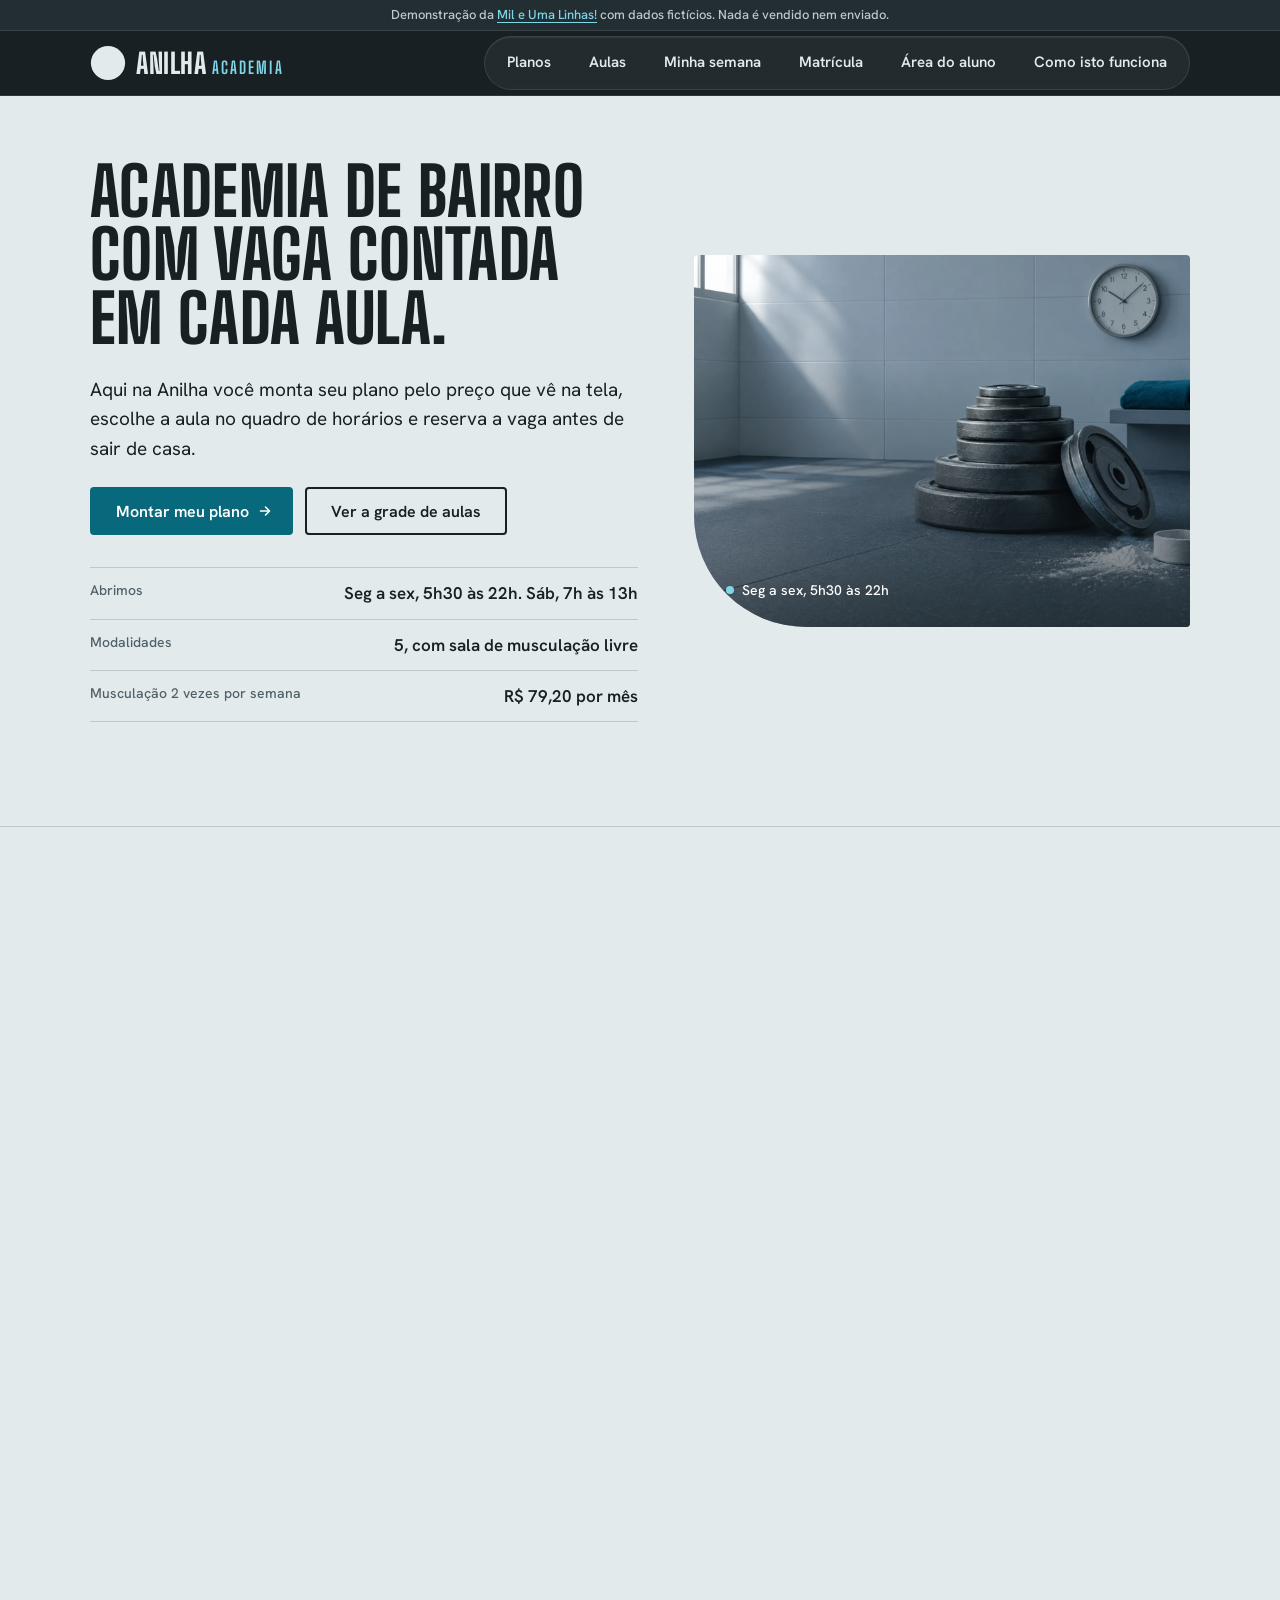
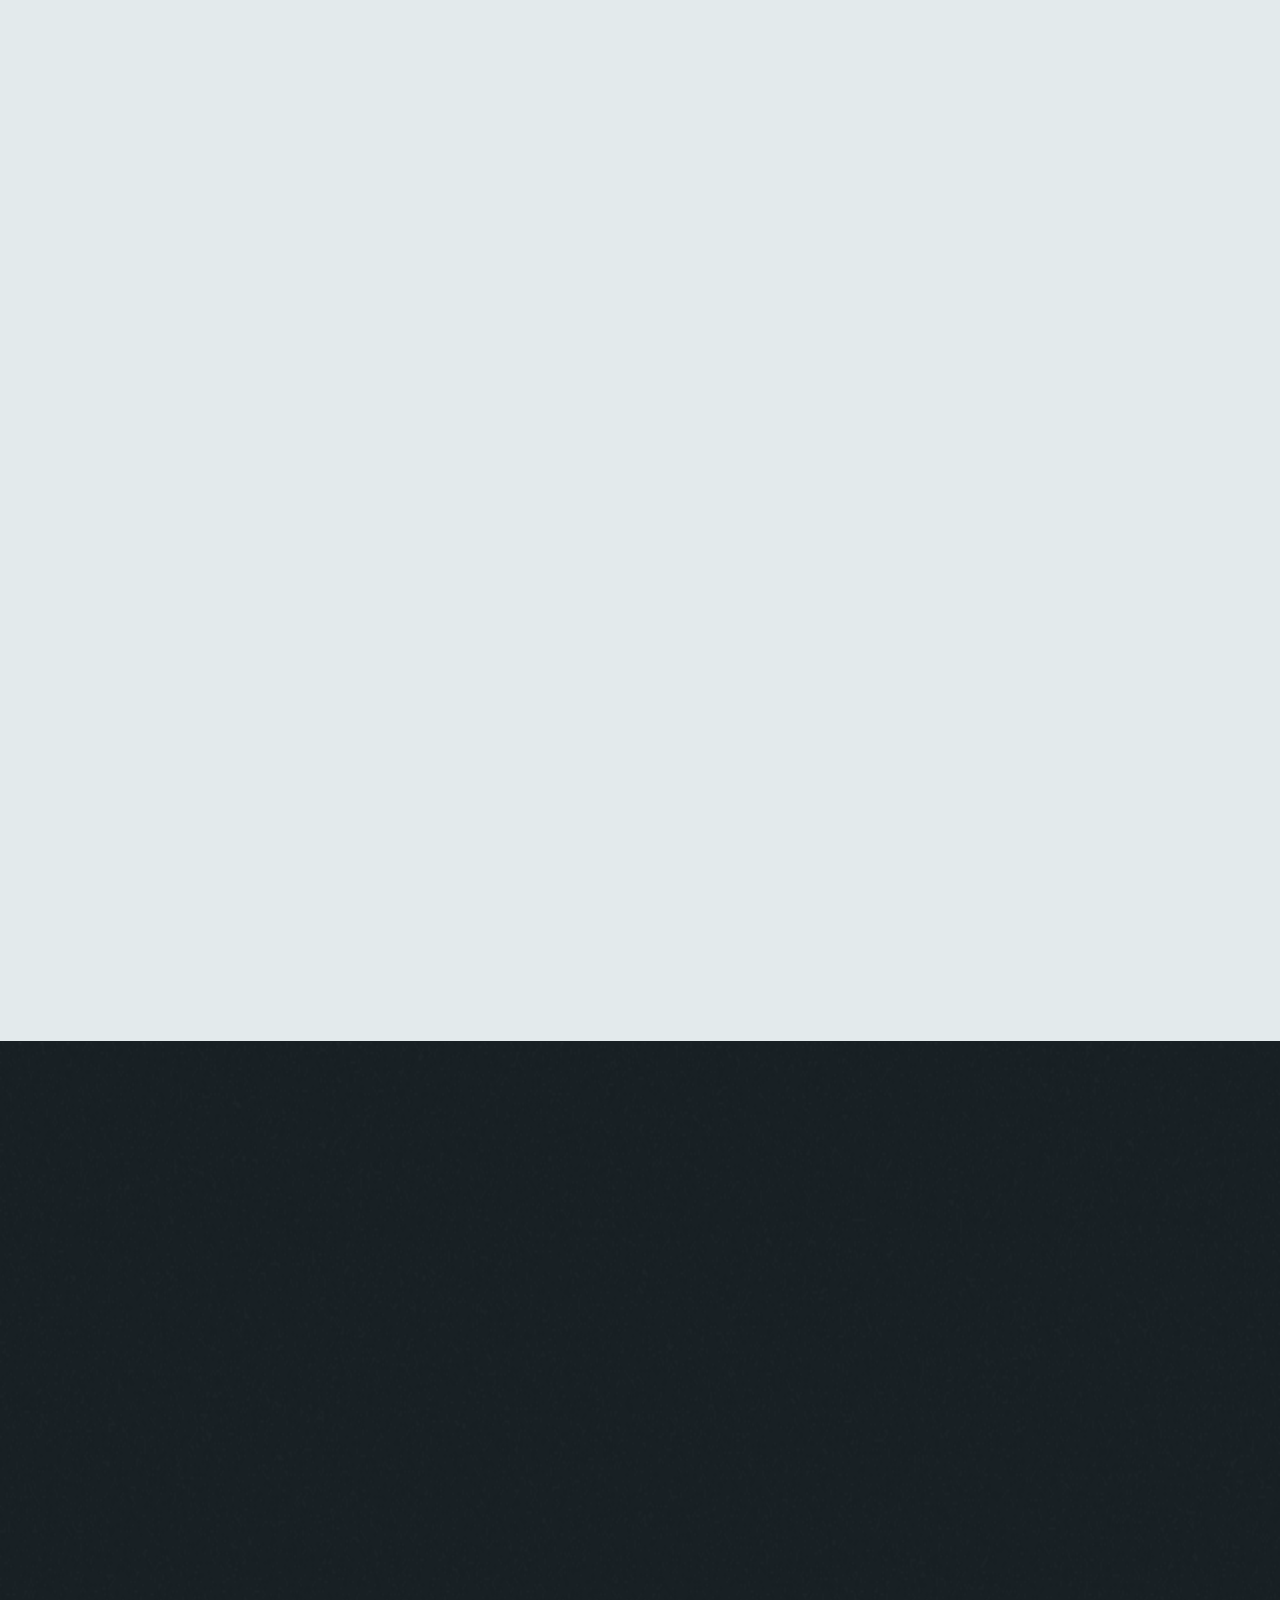
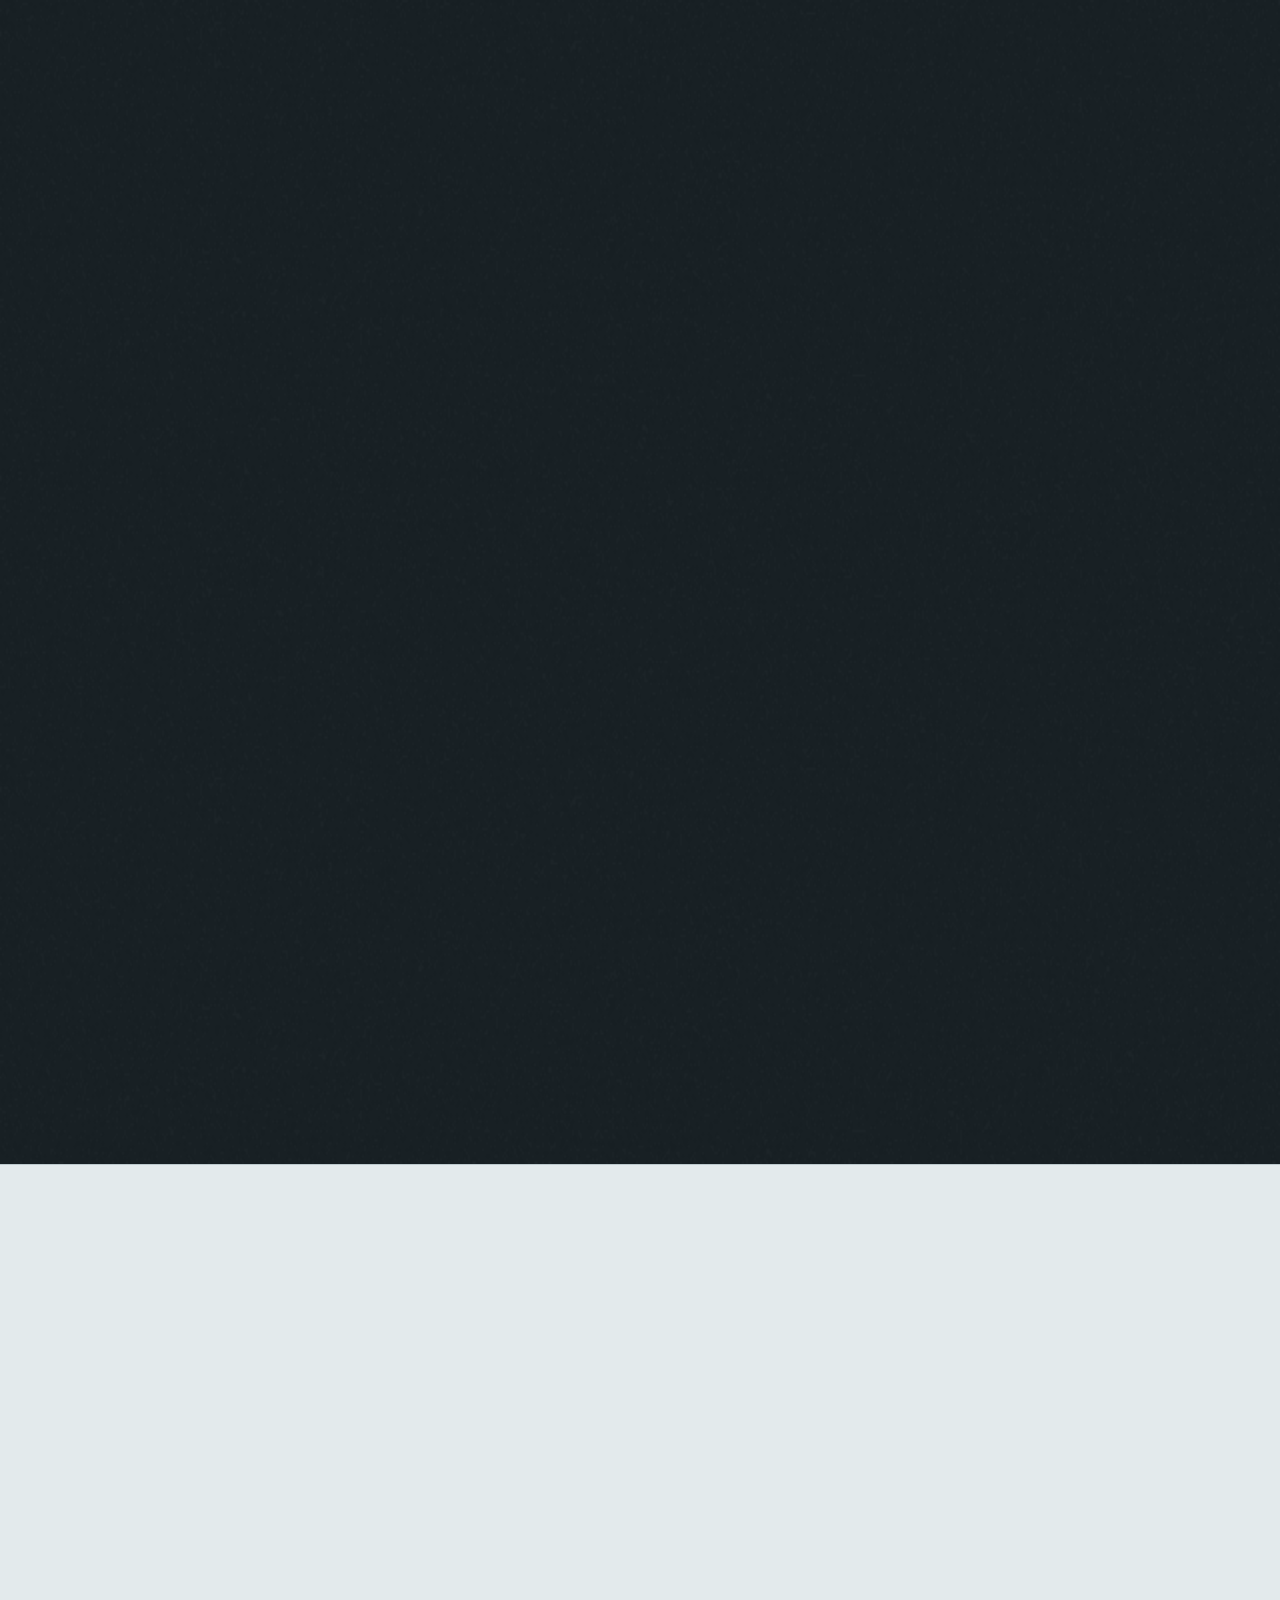
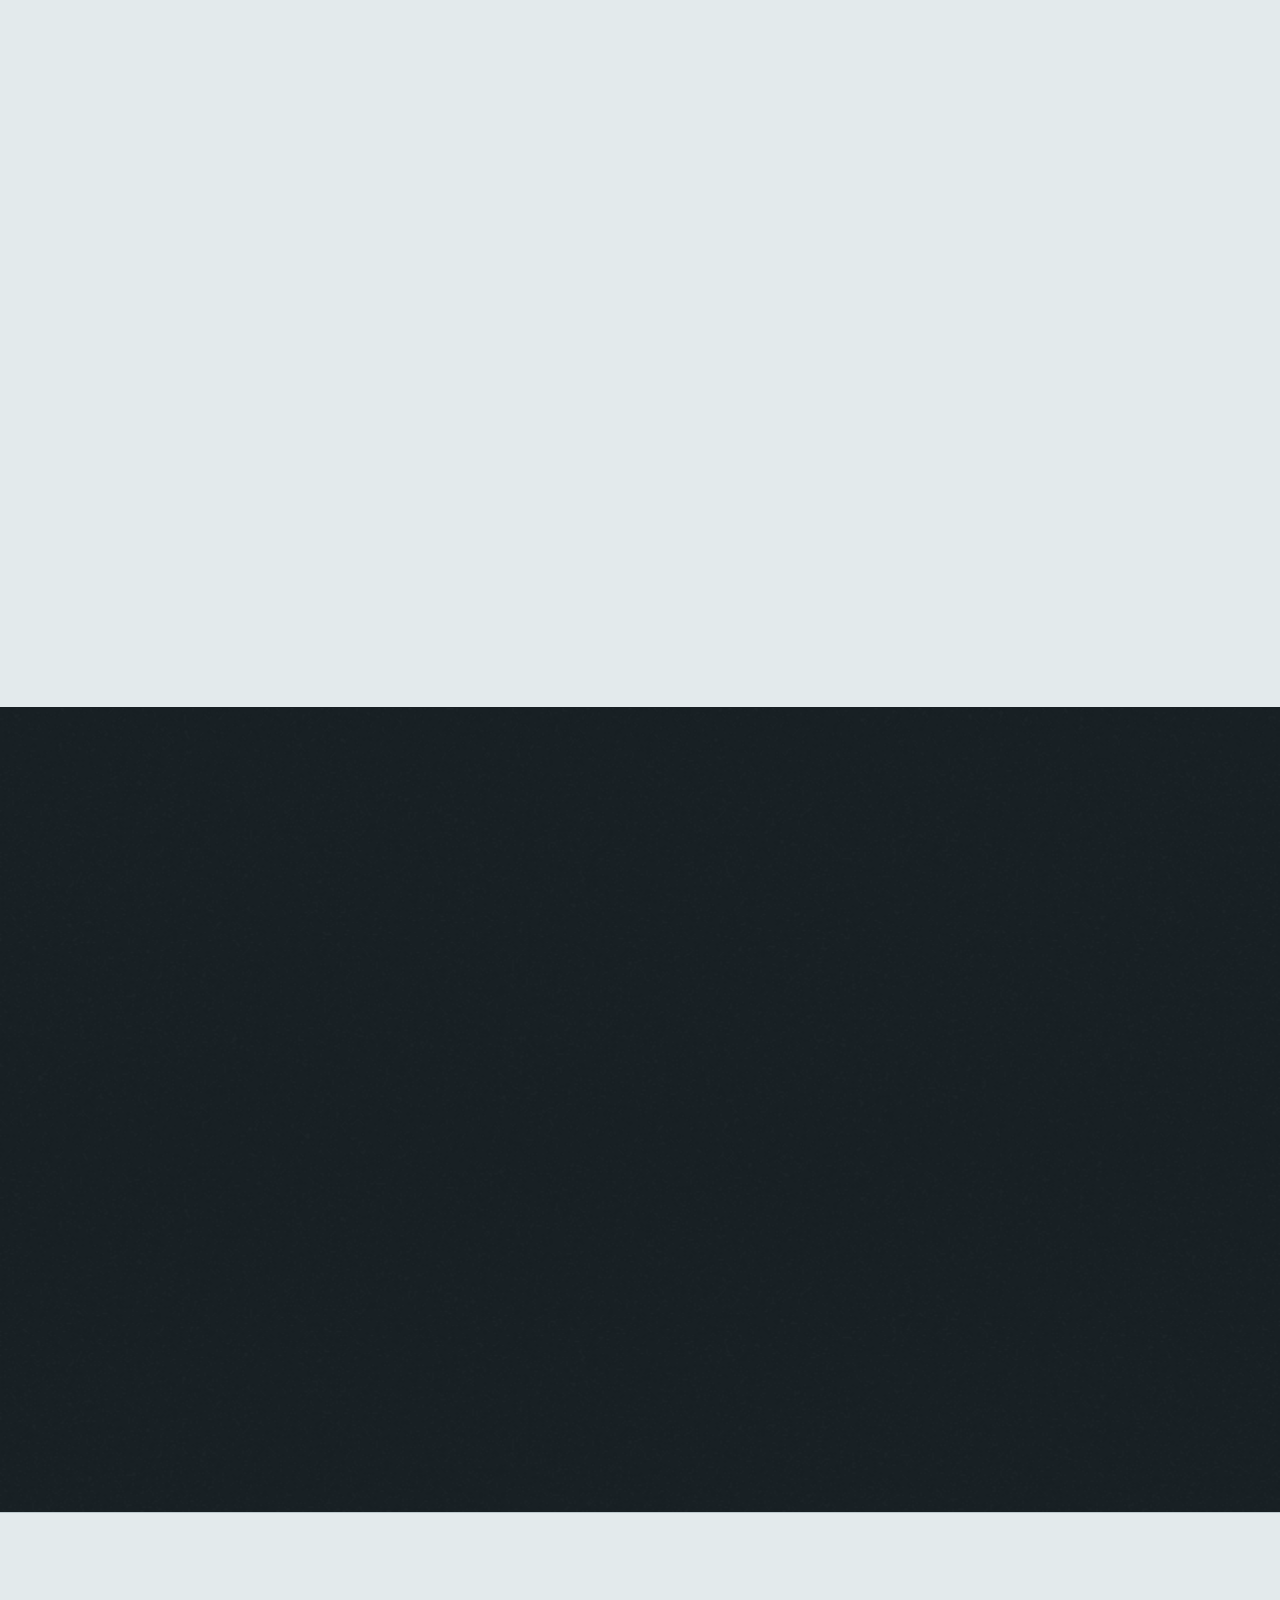
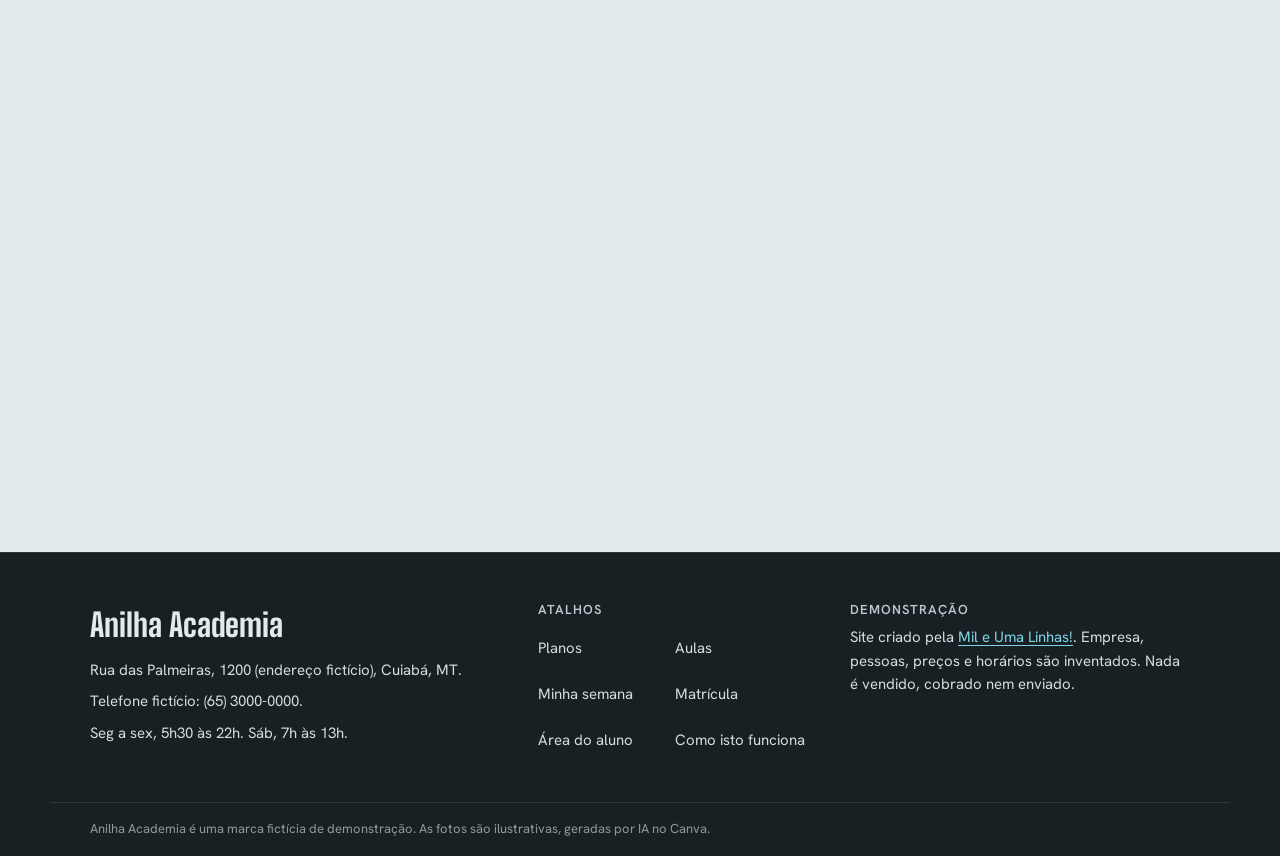
<file: index.html>
<!DOCTYPE html>
<html lang="pt-BR">
<head>
  <meta charset="utf-8">
  <meta name="viewport" content="width=device-width, initial-scale=1">
  <meta http-equiv="Content-Security-Policy" content="default-src 'self'; script-src 'self'; style-src 'self'; img-src 'self' data:; font-src 'self'; connect-src 'none'; object-src 'none'; base-uri 'none'; form-action 'none'">
  <title>Anilha Academia | Musculação e treino funcional em Cuiabá</title>
  <meta name="description" content="Site de demonstração de uma academia de bairro fictícia: monte seu plano, reserve vaga na aula, calcule sua semana de treino e simule a matrícula. Feito pela Mil e Uma Linhas!.">
  <meta name="theme-color" content="#182024">
  <link rel="canonical" href="https://toshiro01001.github.io/academia/">
  <link rel="icon" href="favicon.svg" type="image/svg+xml">
  <link rel="preload" href="fonts/big-shoulders-display-latin-wght-normal.woff2" as="font" type="font/woff2" crossorigin>
  <link rel="preload" href="fonts/hanken-grotesk-latin-wght-normal.woff2" as="font" type="font/woff2" crossorigin>
  <link rel="stylesheet" href="css/estilo.css">
  <script src="js/app.js" defer></script>
</head>
<body>

<a class="pular" href="#plano">Pular para o simulador de plano</a>

<div class="cabecalho">
  <p class="faixa-demo" role="note">
    Demonstração da <a href="https://mileumalinhas.com.br" rel="noopener">Mil e Uma Linhas!</a> com dados fictícios. Nada é vendido nem enviado.
  </p>
  <header class="topo">
    <div class="grade topo-conteudo">
      <a class="marca" href="#inicio" aria-label="Anilha Academia, início da página">
        <svg class="marca-anilha" viewBox="0 0 40 40" width="36" height="36" aria-hidden="true" focusable="false"><circle cx="20" cy="20" r="19" fill="currentColor"/><circle cx="20" cy="20" r="13" fill="none" stroke="var(--azulejo)" stroke-width="1.5"/><circle cx="20" cy="20" r="5" fill="var(--azulejo)"/></svg>
        <span class="marca-nome">Anilha<span class="marca-sub"> academia</span></span>
      </a>
      <button class="menu-botao" id="menu-botao" type="button" aria-expanded="false" aria-controls="menu">Menu</button>
      <nav class="menu" id="menu" aria-label="Seções da página">
        <a href="#plano">Planos</a>
        <a href="#aulas">Aulas</a>
        <a href="#semana">Minha semana</a>
        <a href="#matricula">Matrícula</a>
        <a href="#aluno">Área do aluno</a>
        <a href="#como-funciona">Como isto funciona</a>
      </nav>
    </div>
  </header>
</div>

<main id="conteudo">

<section class="abertura" id="inicio" aria-labelledby="titulo-abertura">
  <div class="grade abertura-grade">
    <div class="abertura-texto">
      <h1 id="titulo-abertura"><span class="linha">Academia de bairro</span> <span class="linha">com vaga contada</span> <span class="linha">em cada aula.</span></h1>
      <p class="abertura-frase">Aqui na Anilha você monta seu plano pelo preço que vê na tela, escolhe a aula no quadro de horários e reserva a vaga antes de sair de casa.</p>
      <div class="acoes">
        <a class="botao botao-principal" href="#plano">Montar meu plano</a>
        <a class="botao botao-contorno" href="#aulas">Ver a grade de aulas</a>
      </div>
      <dl class="fatos">
        <div><dt>Abrimos</dt><dd>Seg a sex, 5h30 às 22h. Sáb, 7h às 13h</dd></div>
        <div><dt>Modalidades</dt><dd>5, com sala de musculação livre</dd></div>
        <div><dt>Musculação 2 vezes por semana</dt><dd>R$ 79,20 por mês</dd></div>
      </dl>
    </div>
    <figure class="hero-moldura">
      <img class="hero-foto" src="img/hero.webp" width="1440" height="1080" alt="Pilha de anilhas de ferro e uma anilha encostada, sobre piso de borracha, com um relógio de parede e giz em pó ao fundo." fetchpriority="high">
      <figcaption class="hero-legenda">Seg a sex, 5h30 às 22h</figcaption>
    </figure>
  </div>
</section>

<section class="secao claro" id="plano" aria-labelledby="titulo-plano">
  <div class="grade">
    <h2 class="titulo-secao" id="titulo-plano">Monte seu plano e veja o preço na hora</h2>
    <p class="intro-secao">Marque o que quer treinar, quantas vezes por semana, por quanto tempo e quantas pessoas da casa vão junto. O valor muda enquanto você escolhe.</p>

    <figure class="plano-foto">
      <img src="img/sala-musculacao.webp" width="1456" height="816" alt="Sala de musculação com fileira de anilhas de ferro em suporte, bancos pretos e piso de borracha azul-escuro, iluminada por luz natural lateral." loading="lazy" decoding="async">
    </figure>

    <div class="plano-layout">
      <form class="painel" id="form-plano" novalidate>
        <fieldset>
          <legend>O que você quer treinar</legend>
          <p class="dica" id="dica-modalidades">Marque uma ou mais. Duas modalidades têm 5% de desconto, três ou mais têm 10%.</p>
          <div class="opcoes" role="group" aria-describedby="dica-modalidades">
            <label class="opcao"><input type="checkbox" name="mod" value="musculacao" data-preco="9900" checked><span class="opcao-nome">Sala de musculação</span><span class="opcao-preco">R$ 99</span></label>
            <label class="opcao"><input type="checkbox" name="mod" value="funcional" data-preco="7900"><span class="opcao-nome">Treino funcional</span><span class="opcao-preco">R$ 79</span></label>
            <label class="opcao"><input type="checkbox" name="mod" value="spinning" data-preco="7900"><span class="opcao-nome">Spinning</span><span class="opcao-preco">R$ 79</span></label>
            <label class="opcao"><input type="checkbox" name="mod" value="ritmos" data-preco="6900"><span class="opcao-nome">Ritmos (dança)</span><span class="opcao-preco">R$ 69</span></label>
            <label class="opcao"><input type="checkbox" name="mod" value="mobilidade" data-preco="4900"><span class="opcao-nome">Alongamento e mobilidade</span><span class="opcao-preco">R$ 49</span></label>
          </div>
          <p class="erro-campo" id="erro-mod" role="alert" hidden>Marque pelo menos uma modalidade.</p>
        </fieldset>

        <fieldset>
          <legend>Quantas vezes por semana</legend>
          <div class="opcoes opcoes-linha">
            <label class="opcao"><input type="radio" name="freq" value="80"><span class="opcao-nome">2 vezes</span><span class="opcao-preco">20% menos</span></label>
            <label class="opcao"><input type="radio" name="freq" value="90" checked><span class="opcao-nome">3 vezes</span><span class="opcao-preco">10% menos</span></label>
            <label class="opcao"><input type="radio" name="freq" value="100"><span class="opcao-nome">Livre</span><span class="opcao-preco">preço cheio</span></label>
          </div>
        </fieldset>

        <fieldset>
          <legend>Por quanto tempo</legend>
          <div class="opcoes opcoes-linha">
            <label class="opcao"><input type="radio" name="periodo" value="1" checked><span class="opcao-nome">Mensal</span><span class="opcao-preco">sem desconto</span></label>
            <label class="opcao"><input type="radio" name="periodo" value="3"><span class="opcao-nome">3 meses</span><span class="opcao-preco">5% menos</span></label>
            <label class="opcao"><input type="radio" name="periodo" value="6"><span class="opcao-nome">6 meses</span><span class="opcao-preco">10% menos</span></label>
            <label class="opcao"><input type="radio" name="periodo" value="12"><span class="opcao-nome">12 meses</span><span class="opcao-preco">15% menos</span></label>
          </div>
        </fieldset>

        <div class="campo campo-curto">
          <label for="pessoas">Quantas pessoas da mesma casa</label>
          <select id="pessoas" name="pessoas">
            <option value="1">1 pessoa</option>
            <option value="2">2 pessoas (a segunda paga 85%)</option>
            <option value="3">3 pessoas (a terceira paga 80%)</option>
            <option value="4">4 pessoas (a quarta paga 75%)</option>
          </select>
        </div>
      </form>

      <div class="placa-bloco" aria-live="polite" aria-atomic="true">
        <div class="placa" id="placa-plano">
          <p class="placa-rotulo" id="pl-titulo">Plano com 1 modalidade</p>
          <p class="placa-valor"><span class="moeda">R$</span><span id="pl-mensal">0</span><span class="por-mes">por mês</span></p>
        </div>
        <dl class="resumo" id="resumo-plano">
          <div><dt>Por pessoa</dt><dd id="pl-pessoa">-</dd></div>
          <div><dt>Pessoas</dt><dd id="pl-pessoas">-</dd></div>
          <div><dt>Taxa de matrícula</dt><dd id="pl-taxa">-</dd></div>
          <div class="resumo-total"><dt id="pl-total-rotulo">Total no período</dt><dd id="pl-total">-</dd></div>
          <div><dt>Você economiza</dt><dd id="pl-economia">-</dd></div>
        </dl>
        <p class="nota" id="pl-nota"></p>
        <button class="botao botao-principal" type="button" id="usar-plano">Usar este plano na matrícula</button>
      </div>
    </div>
  </div>
</section>

<section class="secao escuro" id="aulas" aria-labelledby="titulo-aulas">
  <div class="grade">
    <h2 class="titulo-secao" id="titulo-aulas">Grade de aulas da semana</h2>
    <p class="intro-secao">Escolha o dia, filtre por aula ou por horário e toque em Reservar. Cada círculo é uma vaga: cheio é ocupada, vazio é livre.</p>

    <div class="filtros">
      <div class="filtro filtro-dias" role="group" aria-label="Dia da semana" id="filtro-dia"></div>
      <div class="filtros-linha">
        <div class="campo">
          <label for="filtro-mod">Aula</label>
          <select id="filtro-mod">
            <option value="todas">Todas as aulas</option>
            <option value="musculacao">Musculação para iniciantes</option>
            <option value="funcional">Treino funcional</option>
            <option value="spinning">Spinning</option>
            <option value="ritmos">Ritmos (dança)</option>
            <option value="mobilidade">Alongamento e mobilidade</option>
          </select>
        </div>
        <div class="filtro abas" role="group" aria-label="Período do dia" id="filtro-hora">
          <button type="button" class="chip" data-hora="todas" aria-pressed="true">O dia todo</button>
          <button type="button" class="chip" data-hora="manha" aria-pressed="false">Manhã</button>
          <button type="button" class="chip" data-hora="tarde" aria-pressed="false">Tarde</button>
          <button type="button" class="chip" data-hora="noite" aria-pressed="false">Noite</button>
        </div>
      </div>
    </div>

    <div class="midia-grade">
      <figure class="midia-cartao midia-funcional">
        <img src="img/aula-funcional.webp" width="1456" height="970" alt="Turma adulta de treino funcional vista de costas, em fila, segurando kettlebells sobre piso de borracha azul-escuro." loading="lazy" decoding="async">
        <figcaption><strong>Treino funcional</strong><span>Turmas de 12 a 16 pessoas, 40 a 60 minutos</span></figcaption>
      </figure>
      <figure class="midia-cartao midia-spinning">
        <img src="img/spinning-sala.webp" width="1456" height="1088" alt="Fileira de bicicletas de spinning pretas alinhadas em sala com luz baixa e uma faixa de luz turquesa no teto." loading="lazy" decoding="async">
        <figcaption><strong>Spinning</strong><span>14 bicicletas por turma, 45 minutos</span></figcaption>
      </figure>
    </div>

    <p class="aviso-vivo" id="aviso-aulas" role="status" aria-live="polite"></p>
    <ul class="lista-aulas" id="lista-aulas" aria-label="Aulas do dia escolhido"></ul>

    <div class="minhas" id="minhas-reservas">
      <h3>Minhas reservas</h3>
      <ul class="lista-reservas" id="lista-reservas"></ul>
      <p class="nota" id="sem-reservas">Você ainda não reservou nenhuma aula. As reservas ficam só neste navegador.</p>
    </div>
  </div>
</section>

<section class="secao" id="semana" aria-labelledby="titulo-semana">
  <div class="grade">
    <h2 class="titulo-secao" id="titulo-semana">Quantos dias por semana cabem na sua vida</h2>
    <p class="intro-secao">Diga quantos dias você tem, quanto tempo cada treino dura e há quanto tempo treina. A gente distribui os dias e deixa os de descanso no meio.</p>

    <div class="semana-layout">
      <figure class="semana-foto">
        <img src="img/instrutor-prancheta.webp" width="1088" height="1456" alt="Instrutor adulto visto de costas, com prancheta e camiseta turquesa, anotando um treino diante de um quadro de horários em branco." loading="lazy" decoding="async">
      </figure>
      <form class="painel" id="form-semana" novalidate>
        <div class="campo">
          <label for="s-dias">Dias livres na semana</label>
          <select id="s-dias" name="dias">
            <option value="1">1 dia</option>
            <option value="2">2 dias</option>
            <option value="3" selected>3 dias</option>
            <option value="4">4 dias</option>
            <option value="5">5 dias</option>
            <option value="6">6 dias</option>
            <option value="7">7 dias</option>
          </select>
        </div>
        <div class="campo">
          <label for="s-min">Tempo de cada treino</label>
          <select id="s-min" name="min">
            <option value="30">30 minutos</option>
            <option value="45" selected>45 minutos</option>
            <option value="60">60 minutos</option>
            <option value="90">90 minutos</option>
          </select>
        </div>
        <div class="campo">
          <label for="s-exp">Experiência com treino</label>
          <select id="s-exp" name="exp">
            <option value="0" selected>Estou começando</option>
            <option value="1">Treino há alguns meses</option>
            <option value="2">Treino há mais de 2 anos</option>
          </select>
        </div>
        <div class="campo">
          <label for="s-obj">O que você quer priorizar</label>
          <select id="s-obj" name="obj">
            <option value="saude" selected>Saúde e disposição</option>
            <option value="forca">Ganhar força</option>
            <option value="folego">Ganhar fôlego</option>
          </select>
        </div>
      </form>

      <div class="semana-resultado" aria-live="polite" aria-atomic="true">
        <ol class="dias-semana" id="dias-semana" aria-label="Sua semana, de segunda a domingo"></ol>
        <p class="semana-total" id="semana-total"></p>
        <p class="nota" id="semana-explica"></p>
        <p class="nota" id="semana-ajuste" hidden></p>
      </div>
    </div>

    <div class="aviso-saude" role="note">
      <p><strong>Isto não é prescrição de treino.</strong> É só uma ideia de como distribuir os dias. Antes de começar, converse com um profissional de Educação Física e, se tem alguma doença, dor, gestação ou usa remédio, com um médico. Nenhum resultado é garantido.</p>
      <a class="aviso-acao" href="#como-funciona">Ver como isto funciona</a>
    </div>
  </div>
</section>

<section class="secao claro" id="matricula" aria-labelledby="titulo-matricula">
  <div class="grade">
    <h2 class="titulo-secao" id="titulo-matricula">Faça sua matrícula</h2>
    <p class="intro-secao">Preencha os dados e veja o resumo na tela. É uma simulação: nada é enviado, cobrado ou guardado. Use dados inventados.</p>

    <div class="matricula-layout">
      <form class="painel" id="form-matricula" novalidate>
        <div class="campo">
          <label for="m-nome">Nome completo</label>
          <input id="m-nome" name="nome" type="text" autocomplete="off" maxlength="80" aria-describedby="e-nome">
          <p class="erro-campo" id="e-nome" hidden></p>
        </div>
        <div class="campo">
          <label for="m-nasc">Data de nascimento</label>
          <input id="m-nasc" name="nasc" type="date" aria-describedby="e-nasc">
          <p class="erro-campo" id="e-nasc" hidden></p>
        </div>
        <div class="campo" id="campo-resp" hidden>
          <label for="m-resp">Nome do responsável (menor de 18 anos)</label>
          <input id="m-resp" name="resp" type="text" autocomplete="off" maxlength="80" aria-describedby="e-resp">
          <p class="erro-campo" id="e-resp" hidden></p>
        </div>
        <div class="campo">
          <label for="m-zap">WhatsApp</label>
          <input id="m-zap" name="zap" type="tel" inputmode="numeric" autocomplete="off" placeholder="(65) 99999-0000" maxlength="15" aria-describedby="e-zap">
          <p class="erro-campo" id="e-zap" hidden></p>
        </div>
        <div class="campo">
          <label for="m-email">E-mail</label>
          <input id="m-email" name="email" type="email" autocomplete="off" maxlength="80" placeholder="nome@exemplo.com" aria-describedby="e-email">
          <p class="erro-campo" id="e-email" hidden></p>
        </div>
        <div class="campo">
          <label for="m-plano">Plano</label>
          <select id="m-plano" name="plano">
            <option value="">Escolha um plano</option>
            <option value="basico">Plano básico</option>
            <option value="combo">Plano combinado</option>
          </select>
          <p class="erro-campo" id="e-plano" hidden></p>
        </div>
        <fieldset class="campo">
          <legend>Horário que prefere treinar</legend>
          <div class="opcoes opcoes-linha">
            <label class="opcao"><input type="radio" name="turno" value="de manhã" checked><span class="opcao-nome">Manhã</span></label>
            <label class="opcao"><input type="radio" name="turno" value="à tarde"><span class="opcao-nome">Tarde</span></label>
            <label class="opcao"><input type="radio" name="turno" value="à noite"><span class="opcao-nome">Noite</span></label>
          </div>
        </fieldset>
        <div class="campo campo-check">
          <label class="check"><input type="checkbox" id="m-saude" name="saude" aria-describedby="e-saude"><span>Li o aviso: antes de começar a treinar, devo conversar com um médico se tenho alguma condição de saúde.</span></label>
          <p class="erro-campo" id="e-saude" hidden></p>
        </div>
        <div class="campo campo-check">
          <label class="check"><input type="checkbox" id="m-termos" name="termos" aria-describedby="e-termos"><span>Entendi que isto é uma demonstração e que nada será enviado ou cobrado.</span></label>
          <p class="erro-campo" id="e-termos" hidden></p>
        </div>
        <button class="botao botao-principal" type="submit">Concluir matrícula</button>
        <p class="erro-campo" id="e-geral" role="alert" hidden></p>
      </form>

      <div class="matricula-resumo" id="matricula-resumo" aria-live="polite" tabindex="-1">
        <div class="vazio" id="matricula-vazio">
          <img class="vazio-foto" src="img/armarios-vestiario.webp" width="1456" height="1088" alt="Corredor de vestiário com armários de metal cinza-azulados, placas numeradas em branco e um banco de madeira clara." loading="lazy" decoding="async">
          <div class="vazio-texto">
            <h3>O resumo aparece aqui</h3>
            <p>Quando você concluir, mostramos o plano, o horário e o número do protocolo de demonstração.</p>
          </div>
        </div>
        <div class="comprovante" id="comprovante" hidden>
          <h3>Matrícula recebida (de mentira)</h3>
          <dl class="resumo" id="comprovante-lista"></dl>
          <p class="nota">Protocolo de demonstração. Não vale como contrato, recibo ou cobrança.</p>
          <button class="botao botao-contorno botao-escuro-texto" type="button" id="nova-matricula">Fazer outra matrícula</button>
        </div>
      </div>
    </div>
  </div>
</section>

<section class="secao escuro" id="aluno" aria-labelledby="titulo-aluno">
  <div class="grade">
    <h2 class="titulo-secao" id="titulo-aluno">Área do aluno</h2>
    <p class="intro-secao">Entre com o aluno de demonstração para ver seu plano, suas reservas e marcar a presença do dia.</p>

    <div class="aluno-layout">
      <figure class="aluno-foto">
        <img src="img/catraca-entrada.webp" width="1024" height="1024" alt="Catraca de entrada de academia em aço escovado com leitor de cartão iluminado em turquesa, sobre piso de borracha azul-escuro." loading="lazy" decoding="async">
      </figure>
      <form class="painel painel-escuro" id="form-login" novalidate>
        <div class="credenciais">
          <p>Usuário <code>aluno.demo</code> e senha <code>treino-demo</code>. São de mentira e valem só aqui.</p>
          <button class="aviso-acao" type="button" id="preencher-login">Preencher por mim</button>
        </div>
        <div class="campo">
          <label for="l-user">Usuário</label>
          <input id="l-user" type="text" autocomplete="off" autocapitalize="none" spellcheck="false">
        </div>
        <div class="campo">
          <label for="l-senha">Senha</label>
          <input id="l-senha" type="password" autocomplete="off">
        </div>
        <button class="botao botao-principal" type="submit">Entrar</button>
        <p class="erro-campo" id="e-login" role="alert" hidden></p>
      </form>

      <div class="painel-aluno" id="painel-aluno" hidden>
        <div class="aluno-topo">
          <h3 id="aluno-ola">Olá, Aluno Demo</h3>
          <button class="botao botao-contorno" type="button" id="sair">Sair</button>
        </div>
        <dl class="resumo" id="aluno-plano"></dl>
        <h4>Presenças desta semana</h4>
        <ol class="presencas" id="presencas" aria-label="Presenças de segunda a domingo"></ol>
        <p class="aviso-vivo" id="aviso-presenca" role="status" aria-live="polite"></p>
        <button class="botao botao-principal" type="button" id="checkin">Marcar presença de hoje</button>
        <h4>Aulas reservadas</h4>
        <ul class="lista-reservas" id="aluno-reservas"></ul>
      </div>
    </div>
  </div>
</section>

<section class="secao" id="como-funciona" aria-labelledby="titulo-como">
  <div class="grade">
    <h2 class="titulo-secao" id="titulo-como">Como isto funciona</h2>
    <div class="como-colunas">
      <div>
        <h3>Para quem não entende de tecnologia</h3>
        <p>Este é o site de uma academia inventada. Você pode montar um plano e ver quanto custa, reservar vaga numa aula, ver como distribuir os dias de treino e fingir uma matrícula. Tudo acontece dentro do seu celular ou computador. Nada é cobrado, nada é enviado, ninguém recebe seus dados.</p>
      </div>
      <div>
        <h3>Por dentro, em linguagem comum</h3>
        <p>A página carrega uma vez e faz as contas sozinha, sem falar com nenhum servidor. O preço do plano é uma soma com descontos. A grade de aulas é uma lista guardada no próprio site. As reservas e as presenças ficam gravadas só no seu navegador, e você apaga tudo limpando os dados do site.</p>
      </div>
      <div>
        <h3>Isto vira o site da sua empresa</h3>
        <p>Trocando nomes, preços e fotos, a mesma estrutura serve para a sua academia, estúdio ou clube. Quem faz é a <a href="https://mileumalinhas.com.br" rel="noopener">Mil e Uma Linhas!</a>.</p>
      </div>
    </div>
    <details class="detalhes">
      <summary>Detalhes técnicos</summary>
      <ul>
        <li>HTML, CSS e JavaScript puros, sem framework, sem CDN, sem analytics. Um arquivo de script (<code>js/app.js</code>) e um de estilo (<code>css/estilo.css</code>).</li>
        <li>Política de segurança de conteúdo restritiva: <code>default-src 'self'</code>, sem script nem estilo inline, <code>connect-src 'none'</code> e <code>form-action 'none'</code>.</li>
        <li>Fontes Big Shoulders Display e Hanken Grotesk, variáveis, em woff2 locais (licença OFL).</li>
        <li>Preço calculado em centavos inteiros para não ter erro de arredondamento. Grade de aulas gerada de uma tabela de modalidades, dias, horas e capacidade; a lotação de cada turma vem de um cálculo fixo, não de sorteio.</li>
        <li><code>localStorage</code> guarda apenas as reservas (<code>anilha.reservas</code>), as presenças (<code>anilha.presencas</code>) e o resumo do plano escolhido (<code>anilha.plano</code>). Os dados da matrícula não são guardados.</li>
        <li>Respeita <code>prefers-reduced-motion</code>. Testado com Playwright em 1280x900, iPhone 13 e 320px.</li>
      </ul>
    </details>
  </div>
</section>

</main>

<footer class="rodape">
  <div class="grade rodape-grade">
    <div class="rodape-coluna">
      <p class="rodape-marca">Anilha Academia</p>
      <p>Rua das Palmeiras, 1200 (endereço fictício), Cuiabá, MT.</p>
      <p>Telefone fictício: (65) 3000-0000.</p>
      <p>Seg a sex, 5h30 às 22h. Sáb, 7h às 13h.</p>
    </div>
    <nav class="rodape-coluna" aria-label="Atalhos das seções">
      <p class="rodape-titulo">Atalhos</p>
      <ul class="rodape-links">
        <li><a href="#plano">Planos</a></li>
        <li><a href="#aulas">Aulas</a></li>
        <li><a href="#semana">Minha semana</a></li>
        <li><a href="#matricula">Matrícula</a></li>
        <li><a href="#aluno">Área do aluno</a></li>
        <li><a href="#como-funciona">Como isto funciona</a></li>
      </ul>
    </nav>
    <div class="rodape-coluna">
      <p class="rodape-titulo">Demonstração</p>
      <p>Site criado pela <a href="https://mileumalinhas.com.br" rel="noopener">Mil e Uma Linhas!</a>. Empresa, pessoas, preços e horários são inventados. Nada é vendido, cobrado nem enviado.</p>
    </div>
  </div>
  <div class="grade rodape-legal">
    <p>Anilha Academia é uma marca fictícia de demonstração. As fotos são ilustrativas, geradas por IA no Canva.</p>
  </div>
</footer>

</body>
</html>
</file>
<file: css/estilo.css>
/* Anilha Academia: estilos. Paleta e tipografia em docs/identidade.md */

@font-face {
  font-family: "Big Shoulders Display";
  src: url("../fonts/big-shoulders-display-latin-wght-normal.woff2") format("woff2");
  font-weight: 100 900;
  font-display: swap;
}
@font-face {
  font-family: "Hanken Grotesk";
  src: url("../fonts/hanken-grotesk-latin-wght-normal.woff2") format("woff2");
  font-weight: 100 900;
  font-display: swap;
}

:root {
  --azulejo: #E3EAEC;
  --rejunte-claro: #F6F9F9;
  --borracha: #182024;
  --borracha-2: #232E33;
  --anilha: #4F6168;
  --rejunte: #BCC9CD;
  --turquesa: #08687C;
  --turquesa-claro: #7FD6E8;
  --erro: #9B2C1F;
  --erro-claro: #FFB4A8;
  --titulo: "Big Shoulders Display", "Arial Narrow", Impact, sans-serif;
  --texto: "Hanken Grotesk", system-ui, -apple-system, "Segoe UI", Roboto, sans-serif;
  --calha: 16px;
  --alt-cabecalho: 108px;
}

*, *::before, *::after { box-sizing: border-box; }
html { scroll-behavior: smooth; scroll-padding-top: calc(var(--alt-cabecalho) + 8px); -webkit-text-size-adjust: 100%; }
body {
  margin: 0;
  background: var(--azulejo);
  color: var(--borracha);
  font-family: var(--texto);
  font-size: 17px;
  line-height: 1.55;
  font-weight: 400;
  overflow-x: hidden;
}
img { max-width: 100%; display: block; }
h1, h2, h3, h4 { font-family: var(--titulo); font-weight: 800; line-height: 0.95; margin: 0; letter-spacing: 0.005em; }
p { margin: 0 0 16px; }
a { color: inherit; text-decoration-thickness: 1px; text-underline-offset: 3px; }
code { font-family: ui-monospace, "SFMT-Mono", Menlo, Consolas, monospace; font-size: 0.9em; background: rgba(8, 104, 124, 0.12); padding: 1px 6px; border-radius: 4px; }

:focus-visible { outline: 3px solid var(--turquesa); outline-offset: 3px; border-radius: 4px; }
.escuro :focus-visible, .rodape :focus-visible, .cabecalho :focus-visible { outline-color: var(--turquesa-claro); }

.pular { position: absolute; left: 8px; top: -80px; background: var(--rejunte-claro); color: var(--borracha); padding: 12px 16px; z-index: 50; border-radius: 4px; }
.pular:focus { top: 8px; }

.grade { max-width: 1180px; margin: 0 auto; padding: 0 var(--calha); }

/* Cabeçalho (sora: navigation pill, vidro branco a 5% com hairline a 10%) */
.cabecalho { position: sticky; top: 0; z-index: 30; background: var(--borracha); color: var(--azulejo); transition: background-color .2s; }
.cabecalho.rolou { background: rgba(24, 32, 36, 0.8); -webkit-backdrop-filter: blur(12px); backdrop-filter: blur(12px); }
.faixa-demo { margin: 0; background: var(--borracha-2); color: var(--rejunte); font-size: 13px; line-height: 1.35; font-weight: 500; padding: 6px var(--calha); text-align: center; border-bottom: 1px solid rgba(255, 255, 255, 0.1); }
.faixa-demo a { color: var(--turquesa-claro); }
.topo { border-bottom: 1px solid rgba(255, 255, 255, 0.1); }
.topo-conteudo { display: flex; align-items: center; justify-content: space-between; min-height: 64px; position: relative; gap: 16px; }
.marca { display: inline-flex; align-items: center; gap: 10px; text-decoration: none; color: var(--azulejo); padding: 4px 0; }
.marca-anilha { flex: none; color: var(--azulejo); }
.marca-nome { font-family: var(--titulo); font-weight: 800; font-size: 28px; line-height: 1; letter-spacing: 0.02em; text-transform: uppercase; }
.marca-sub { font-weight: 700; color: var(--turquesa-claro); font-size: 0.6em; letter-spacing: 0.12em; }
.menu-botao { min-height: 44px; min-width: 44px; padding: 0 16px; background: rgba(255, 255, 255, 0.05); color: var(--azulejo); border: 1px solid rgba(255, 255, 255, 0.1); border-radius: 999px; font: 600 15px var(--texto); cursor: pointer; box-shadow: inset 0 1px 0 rgba(255, 255, 255, 0.08); }
.menu-botao[aria-expanded="true"] { background: rgba(255, 255, 255, 0.1); }
.menu { display: none; position: absolute; top: calc(100% + 8px); left: var(--calha); right: var(--calha); background: rgba(35, 46, 51, 0.92); -webkit-backdrop-filter: blur(12px); backdrop-filter: blur(12px); border: 1px solid rgba(255, 255, 255, 0.1); border-radius: 12px; padding: 8px; flex-direction: column; box-shadow: inset 0 1px 0 rgba(255, 255, 255, 0.08), 0 25px 50px -12px rgba(0, 0, 0, 0.25); }
.menu.aberto { display: flex; }
.menu a { color: var(--azulejo); text-decoration: none; font-weight: 600; font-size: 16px; padding: 12px; border-radius: 8px; min-height: 44px; display: flex; align-items: center; transition: background-color .15s, color .15s; }
.menu a:hover { color: var(--turquesa-claro); background: rgba(255, 255, 255, 0.05); }

/* Abertura */
.abertura { padding: 32px 0 56px; background: var(--azulejo); }
.abertura-grade { display: grid; gap: 32px; align-items: center; }
h1 { font-size: clamp(2.2rem, 11.5vw, 4.2rem); text-transform: uppercase; margin-bottom: 24px; }
h1 .linha { display: block; }
.abertura-frase { font-size: 19px; max-width: 34em; color: var(--borracha); }
.acoes { display: flex; flex-wrap: wrap; gap: 12px; margin: 24px 0 32px; }
.fatos { display: grid; gap: 0; margin: 0; border-top: 1px solid var(--rejunte); }
.fatos > div { display: flex; flex-wrap: wrap; justify-content: space-between; gap: 4px 16px; padding: 12px 0; border-bottom: 1px solid var(--rejunte); }
.fatos dt { color: var(--anilha); font-size: 14px; font-weight: 500; }
.fatos dd { margin: 0; font-weight: 600; }
/* Hero com véu de tinta (oemsz26: hero photo with ink scrim) */
.hero-moldura { margin: 0; aspect-ratio: 4 / 3; overflow: hidden; border-radius: 4px 4px 4px 64px; background: var(--rejunte); position: relative; }
.hero-foto { width: 100%; height: 100%; object-fit: cover; }
.hero-moldura::after { content: ""; position: absolute; inset: 0; background: linear-gradient(to top, rgba(24, 32, 36, 0.7) 0%, rgba(24, 32, 36, 0.25) 40%, rgba(24, 32, 36, 0) 70%); pointer-events: none; }
.hero-legenda { position: absolute; left: 24px; bottom: 20px; z-index: 1; margin: 0; color: #fff; font: 500 14px/1.3 var(--texto); display: inline-flex; align-items: center; gap: 8px; }
.hero-legenda::before { content: ""; width: 8px; height: 8px; border-radius: 50%; background: var(--turquesa-claro); flex: none; }

/* Botões (oemsz26: primary pill com seta final) */
.botao { display: inline-flex; align-items: center; justify-content: center; gap: 10px; min-height: 48px; padding: 0 24px; border-radius: 4px; border: 2px solid transparent; font: 600 16px var(--texto); text-decoration: none; cursor: pointer; text-align: center; transition: background-color .15s, color .15s, border-color .15s; }
.botao-principal { background: var(--turquesa); color: #fff; border-color: var(--turquesa); padding-right: 20px; }
.botao-principal::after { content: ""; width: 12px; height: 12px; flex: none; background: currentColor; -webkit-mask: url("data:image/svg+xml,%3Csvg xmlns='http://www.w3.org/2000/svg' viewBox='0 0 12 12'%3E%3Cpath d='M1.5 6h9M6.5 2l4 4-4 4' fill='none' stroke='%23000' stroke-width='1.6' stroke-linecap='round' stroke-linejoin='round'/%3E%3C/svg%3E") center / 12px 12px no-repeat; mask: url("data:image/svg+xml,%3Csvg xmlns='http://www.w3.org/2000/svg' viewBox='0 0 12 12'%3E%3Cpath d='M1.5 6h9M6.5 2l4 4-4 4' fill='none' stroke='%23000' stroke-width='1.6' stroke-linecap='round' stroke-linejoin='round'/%3E%3C/svg%3E") center / 12px 12px no-repeat; transition: transform .15s; }
.botao-principal:hover::after { transform: translateX(4px); }
.botao-principal[disabled]::after { display: none; }
.botao-principal:hover { background: #065366; border-color: #065366; }
.botao-contorno { background: transparent; color: var(--borracha); border-color: var(--borracha); }
.botao-contorno:hover { background: var(--borracha); color: var(--azulejo); }
.escuro .botao-contorno { color: var(--azulejo); border-color: var(--azulejo); }
.escuro .botao-contorno:hover { background: var(--azulejo); color: var(--borracha); }
.escuro .botao-principal { background: var(--turquesa-claro); border-color: var(--turquesa-claro); color: var(--borracha); }
.escuro .botao-principal:hover { background: #a3e4f1; border-color: #a3e4f1; }
.botao[disabled] { opacity: .45; cursor: not-allowed; }

/* Seções */
.secao { padding: 56px 0; border-top: 1px solid var(--rejunte); position: relative; }
.secao > .grade { position: relative; z-index: 1; }
.secao.claro { background: var(--azulejo); }
.secao.escuro { background: var(--borracha); color: var(--azulejo); border-top-color: var(--borracha); overflow: hidden; }
.campo-luz { position: absolute; inset: 0; width: 100%; height: 100%; pointer-events: none; z-index: 0; }

/* Cartão com anel e sombra em seis passos a 4% (oemsz26) */
.cartao, .painel, .placa-bloco, .matricula-resumo, .semana-resultado {
  background: var(--rejunte-claro);
  border: 1px solid var(--rejunte);
  border-radius: 4px;
  box-shadow: 0 0 0 1px rgba(24, 32, 36, 0.04), 0 0.5px 1px rgba(24, 32, 36, 0.04), 0 1px 2px rgba(24, 32, 36, 0.04), 0 2px 4px rgba(24, 32, 36, 0.04), 0 4px 8px rgba(24, 32, 36, 0.04), 0 8px 12px rgba(24, 32, 36, 0.04);
}
.placa-bloco, .semana-resultado { padding: 20px var(--calha); }

/* Vidro sobre Borracha (sora: glass card a 4%, blur 24px, hairline a 10%) */
.vidro, .painel-escuro, .painel-aluno, .minhas {
  background: rgba(255, 255, 255, 0.04);
  -webkit-backdrop-filter: blur(24px);
  backdrop-filter: blur(24px);
  border: 1px solid rgba(255, 255, 255, 0.1);
  border-radius: 4px;
  box-shadow: 0 25px 50px -12px rgba(0, 0, 0, 0.25);
  color: var(--azulejo);
}
.titulo-secao { font-size: clamp(2.6rem, 9vw, 4rem); text-transform: uppercase; margin-bottom: 16px; max-width: 16em; }
.intro-secao { max-width: 40em; margin-bottom: 40px; font-size: 18px; }
.escuro .intro-secao { color: #d3dde0; }
h3 { font-size: 1.75rem; margin-bottom: 8px; }
h4 { font-size: 1.5rem; margin: 32px 0 12px; }

/* Formulários */
.painel { padding: 20px var(--calha); }
fieldset { border: 0; margin: 0 0 24px; padding: 0; min-width: 0; }
legend { font: 600 16px var(--texto); padding: 0; margin-bottom: 8px; }
.dica { font-size: 14px; color: var(--anilha); margin-bottom: 12px; }
.campo { margin-bottom: 20px; }
.campo label, .campo > legend { display: block; font: 600 15px var(--texto); margin-bottom: 6px; }
input[type="text"], input[type="tel"], input[type="email"], input[type="date"], input[type="password"], select {
  width: 100%; min-height: 48px; padding: 10px 12px; font: 400 17px var(--texto); color: var(--borracha);
  background: #fff; border: 1.5px solid var(--anilha); border-radius: 4px;
}
.painel-escuro input { background: var(--borracha-2); color: var(--azulejo); border-color: #6c8189; }
.erro-campo { color: var(--erro); font-size: 14px; font-weight: 600; margin: 6px 0 0; }
.painel-escuro .erro-campo, .escuro .erro-campo { color: var(--erro-claro); }
input[aria-invalid="true"], select[aria-invalid="true"] { border-color: var(--erro); border-width: 2px; }
.opcoes { display: grid; gap: 8px; }
.opcao { position: relative; display: flex; align-items: center; justify-content: space-between; gap: 12px; min-height: 52px; padding: 8px 14px; border: 1.5px solid var(--rejunte); border-radius: 4px; background: #fff; cursor: pointer; }
.opcao input { position: absolute; opacity: 0; inset: 0; width: 100%; height: 100%; margin: 0; cursor: pointer; }
.opcao-nome { font-weight: 600; }
.opcoes-linha .opcao { flex-direction: column; align-items: flex-start; justify-content: center; gap: 0; }
.opcoes-linha .opcao-preco { text-align: left; }
.opcao-preco { font-size: 14px; color: var(--anilha); text-align: right; }
.opcao:has(input:checked) { border-color: var(--turquesa); background: #fff; box-shadow: inset 0 0 0 1.5px var(--turquesa); }
.opcao:has(input:focus-visible) { outline: 3px solid var(--turquesa); outline-offset: 3px; }
.campo .check, .check { display: flex; gap: 12px; align-items: flex-start; font-weight: 400 !important; font-size: 16px !important; cursor: pointer; }
.check input { width: 24px; height: 24px; margin-top: 2px; flex: none; accent-color: var(--turquesa); }

/* Figuras das seções (lugar das fotos geradas no Canva) */
.plano-foto, .semana-foto, .aluno-foto, .midia-cartao { margin: 0; overflow: hidden; border-radius: 4px; background: var(--rejunte); }
.plano-foto img, .semana-foto img, .aluno-foto img, .midia-cartao img { width: 100%; height: 100%; object-fit: cover; }
.plano-foto { aspect-ratio: 16 / 9; margin: -16px 0 32px; }
.semana-foto { aspect-ratio: 3 / 4; max-width: 320px; }
.aluno-foto { aspect-ratio: 1 / 1; background: var(--borracha-2); }

/* Cartões de mídia (oemsz26: media card com véu de tinta) */
.midia-grade { display: grid; gap: 16px; margin: 8px 0 24px; }
.midia-cartao { position: relative; background: var(--borracha-2); }
.midia-funcional { aspect-ratio: 3 / 2; }
.midia-spinning { aspect-ratio: 4 / 3; }
.midia-cartao::after { content: ""; position: absolute; inset: 0; background: linear-gradient(to top, rgba(24, 32, 36, 0.7) 0%, rgba(24, 32, 36, 0.2) 45%, rgba(24, 32, 36, 0) 75%); pointer-events: none; }
.midia-cartao figcaption { position: absolute; left: 20px; right: 20px; bottom: 16px; z-index: 1; color: #fff; display: grid; gap: 2px; }
.midia-cartao figcaption strong { font-family: var(--titulo); font-weight: 700; font-size: 1.6rem; line-height: 1; }
.midia-cartao figcaption span { font-size: 14px; color: #d3dde0; }

/* Plano */
.plano-layout, .semana-layout, .matricula-layout, .aluno-layout { display: grid; gap: 24px; align-items: start; }
.placa { background: var(--borracha); color: var(--azulejo); border-radius: 4px; padding: 20px; position: relative; border: 3px solid var(--borracha); outline: 2px solid var(--anilha); outline-offset: -9px; }
.placa::before, .placa::after { content: ""; position: absolute; top: 14px; width: 10px; height: 10px; border-radius: 50%; background: var(--azulejo); opacity: .85; }
.placa::before { left: 14px; }
.placa::after { right: 14px; }
.placa-rotulo { text-align: center; margin: 0 0 4px; font-weight: 600; font-size: 15px; color: var(--rejunte); padding: 0 24px; }
.placa-valor { margin: 0; text-align: center; font-family: var(--titulo); font-weight: 800; color: var(--turquesa-claro); display: flex; align-items: baseline; justify-content: center; flex-wrap: wrap; gap: 0 10px; line-height: 1; font-variant-numeric: tabular-nums; }
.placa-valor #pl-mensal { font-size: clamp(4.5rem, 20vw, 6.5rem); }
.moeda { font-size: 2rem; }
.por-mes { font-family: var(--texto); font-weight: 500; font-size: 15px; color: var(--rejunte); }
.placa.troca #pl-mensal { animation: rolar .28s ease-out; }
@keyframes rolar { from { transform: translateY(-28%); opacity: 0; } to { transform: none; opacity: 1; } }
.resumo { margin: 20px 0 0; }
.resumo > div { display: flex; justify-content: space-between; gap: 16px; padding: 10px 0; border-bottom: 1px solid var(--rejunte); }
.resumo dt { color: var(--anilha); font-weight: 500; }
.resumo dd { margin: 0; font-weight: 600; text-align: right; font-variant-numeric: tabular-nums; }
.resumo-total dd { font-family: var(--titulo); font-size: 2rem; font-weight: 800; line-height: 1; color: var(--turquesa); }
.nota { font-size: 14px; color: var(--anilha); margin: 16px 0; }
.escuro .nota, .painel-escuro .nota { color: #b6c4c9; }
.escuro .resumo > div { border-bottom-color: #34434a; }
.escuro .resumo dt { color: #b6c4c9; }

/* Grade de aulas */
.filtros { display: grid; gap: 16px; margin-bottom: 16px; }
.filtro { display: flex; flex-wrap: wrap; gap: 8px; }
.filtros-linha { display: grid; gap: 16px; align-items: end; }
.filtros-linha .campo { margin: 0; }
.escuro select { background: var(--borracha-2); color: var(--azulejo); border-color: #6c8189; }
.escuro .campo label { color: var(--azulejo); }
/* Faixa de dias (oemsz26: week strip, 7 pílulas de 48px) */
.filtro-dias { display: grid; grid-template-columns: repeat(7, minmax(0, 1fr)); gap: 6px; }
.dia-pilula { min-height: 48px; padding: 0 2px; border-radius: 4px; background: transparent; color: var(--azulejo); border: 1px solid rgba(227, 234, 236, 0.2); font: 600 14px var(--texto); cursor: pointer; display: flex; flex-direction: column; align-items: center; justify-content: center; gap: 2px; line-height: 1; transition: background-color .15s, border-color .15s, color .15s; }
.dia-pilula small { max-width: 100%; overflow: hidden; text-overflow: ellipsis; font-size: 10px; font-weight: 500; color: #b6c4c9; letter-spacing: .04em; text-transform: uppercase; }
.dia-pilula:hover { border-color: rgba(227, 234, 236, 0.5); }
.dia-pilula[aria-pressed="true"] { background: var(--turquesa-claro); border-color: var(--turquesa-claro); color: var(--borracha); }
.dia-pilula[aria-pressed="true"] small { color: var(--borracha); }
.dia-pilula[disabled] { cursor: not-allowed; color: #6c8189; border-style: dashed; }
.dia-pilula[disabled] small { color: #6c8189; }
@media (max-width: 639px) { .dia-pilula[disabled] small { display: none; } }

/* Abas de período (sora: selected tab com preenchimento de cor) */
.abas { justify-self: start; display: inline-flex; flex-wrap: wrap; gap: 4px; padding: 4px; border-radius: 6px; background: rgba(255, 255, 255, 0.04); border: 1px solid rgba(255, 255, 255, 0.1); }
.chip { min-height: 44px; padding: 0 16px; border-radius: 4px; background: transparent; color: rgba(255, 255, 255, 0.8); border: 0; font: 600 15px var(--texto); cursor: pointer; transition: background-color .15s, color .15s; }
.chip:hover { color: #fff; background: rgba(255, 255, 255, 0.06); }
.chip[aria-pressed="true"] { background: var(--turquesa-claro); color: var(--borracha); }
.aviso-vivo { min-height: 24px; margin: 8px 0 16px; font-weight: 600; color: var(--turquesa-claro); }
.aviso-vivo.erro { color: var(--erro-claro); }
.lista-aulas, .lista-reservas { list-style: none; margin: 0; padding: 0; }
.aula { display: grid; grid-template-columns: auto 1fr; gap: 10px 16px; align-items: center; padding: 16px 0; border-top: 1px solid rgba(255, 255, 255, 0.1); }
.aula:last-child { border-bottom: 1px solid rgba(255, 255, 255, 0.1); }
.aula-hora { font-family: var(--titulo); font-weight: 800; font-size: 2.6rem; line-height: 1; font-variant-numeric: tabular-nums; min-width: 3.4ch; }
.aula-nome { margin: 0; font-family: var(--titulo); font-weight: 700; font-size: 1.6rem; line-height: 1; }
.aula-info { margin: 2px 0 0; font-size: 14px; color: #b6c4c9; }
.aula-cabeca { display: flex; flex-wrap: wrap; align-items: center; gap: 6px 12px; }

/* Pílulas de estado (oemsz26: status pill) */
.pilula { display: inline-flex; align-items: center; min-height: 22px; padding: 2px 10px; border-radius: 999px; font: 500 12px/1.2 var(--texto); white-space: nowrap; }
.pilula-aberta { background: rgba(227, 234, 236, 0.15); color: var(--azulejo); }
.pilula-minha { background: var(--turquesa-claro); color: var(--borracha); }
.pilula-cheia { background: #4a5a61; color: #d3dde0; }

.pilula-treino { background: rgba(8, 104, 124, 0.12); color: var(--turquesa); }
.pilula-leve { background: rgba(79, 97, 104, 0.14); color: var(--anilha); }
.pilula-descanso { background: transparent; color: var(--anilha); border: 1px solid var(--rejunte); }

/* Barra de lotação (oemsz26: progress with value) */
.lotacao { display: flex; align-items: center; gap: 10px; width: 100%; }
.lotacao-trilho { flex: 0 1 240px; height: 8px; border-radius: 999px; background: rgba(188, 201, 205, 0.25); overflow: hidden; }
.lotacao-cheio { display: block; height: 100%; width: 0; border-radius: 999px; background: var(--turquesa-claro); transition: width .3s ease-out; }
.lotacao-valor { font: 500 13px var(--texto); color: var(--azulejo); font-variant-numeric: tabular-nums; white-space: nowrap; }
.vagas { grid-column: 1 / -1; display: flex; flex-wrap: wrap; gap: 6px; align-items: center; }
.vagas .lotacao { flex-basis: 100%; margin-bottom: 4px; }
.vaga { width: 18px; height: 18px; border-radius: 50%; border: 2px solid #6c8189; background: transparent; position: relative; flex: none; }
.vaga::after { content: ""; position: absolute; inset: 4px; border-radius: 50%; background: var(--borracha); }
.vaga.cheia { background: #6c8189; }
.vaga.cheia::after { background: var(--borracha); }
.vaga.minha { background: var(--turquesa-claro); border-color: var(--turquesa-claro); }
.vaga-texto { font-size: 14px; font-weight: 600; margin-left: 8px; color: #d3dde0; }
.aula-acao { grid-column: 1 / -1; }
.aula-acao .botao { width: 100%; }
.minhas { margin-top: 40px; padding: 20px var(--calha); }
.minhas h3 { margin-bottom: 12px; }
.reserva { display: flex; flex-wrap: wrap; align-items: center; justify-content: space-between; gap: 8px 16px; padding: 12px 0; border-bottom: 1px solid rgba(255, 255, 255, 0.1); }
.reserva:last-child { border-bottom: 0; }
.reserva-info { font-weight: 600; display: inline-flex; flex-wrap: wrap; align-items: center; gap: 6px 10px; }
.reserva .botao { min-height: 44px; }

/* Semana (oemsz26: goal row / workout row com tile de ícone) */
.dias-semana { list-style: none; margin: 0 0 16px; padding: 0; display: grid; gap: 8px; }
.dia { display: grid; grid-template-columns: 40px 1fr; gap: 8px 12px; align-items: center; min-height: 64px; padding: 10px 12px; background: var(--rejunte-claro); border: 1px solid var(--rejunte); border-radius: 4px; }
.tile { width: 40px; height: 40px; border-radius: 8px; background: var(--rejunte); color: var(--borracha); display: flex; align-items: center; justify-content: center; flex: none; }
.tile svg { width: 22px; height: 22px; }
.dia-corpo { display: flex; flex-wrap: wrap; align-items: center; justify-content: space-between; gap: 4px 12px; min-width: 0; }
.dia-corpo .pilula, .presenca-corpo .pilula { margin-left: auto; }
.dia-texto { min-width: 0; }
.dia-nome { display: block; font: 500 13px var(--texto); color: var(--anilha); margin-bottom: 2px; }
.dia-tarefa { font-weight: 600; display: block; }
.dia-detalhe { display: block; font-weight: 400; font-size: 14px; color: var(--anilha); }
.dia.treino { background: var(--borracha); color: var(--azulejo); border-color: var(--borracha); }
.dia.treino .tile { background: var(--turquesa-claro); color: var(--borracha); }
.dia.treino .dia-detalhe, .dia.treino .dia-nome { color: #b6c4c9; }
.dia.treino .pilula-treino { background: rgba(127, 214, 232, 0.18); color: var(--turquesa-claro); }
.dia.leve .tile { background: rgba(79, 97, 104, 0.14); color: var(--anilha); }
.dia.descanso .tile { background: transparent; border: 1px dashed var(--rejunte); }
.semana-total { font-family: var(--titulo); font-weight: 800; font-size: 2rem; line-height: 1.05; margin: 0 0 8px; color: var(--turquesa); }

/* Avisos (sora: information callout, sem ícone, com ação à direita) */
.aviso-saude { margin: 32px 0 0; padding: 16px; background: rgba(8, 104, 124, 0.1); border: 1px solid rgba(8, 104, 124, 0.2); border-radius: 4px; max-width: 64em; font-size: 16px; display: flex; flex-wrap: wrap; gap: 8px 24px; align-items: center; justify-content: space-between; }
.aviso-saude p { margin: 0; flex: 1 1 32em; }
.aviso-acao { flex: none; display: inline-flex; align-items: center; min-height: 44px; padding: 0 4px; margin: -8px 0; background: transparent; border: 0; color: var(--turquesa); font: 600 15px var(--texto); text-decoration: none; cursor: pointer; white-space: nowrap; }
.aviso-acao::after { content: "\2192"; margin-left: 6px; }
.aviso-acao:hover { text-decoration: underline; text-underline-offset: 3px; }
.escuro .aviso-acao { color: var(--turquesa-claro); }

/* Matrícula */
.matricula-resumo { padding: 0; min-height: 200px; overflow: hidden; }
.matricula-resumo:focus-visible { outline-color: var(--turquesa); }
.vazio { position: relative; aspect-ratio: 4 / 3; display: flex; align-items: flex-end; background: var(--anilha); }
.vazio-foto { position: absolute; inset: 0; width: 100%; height: 100%; object-fit: cover; }
.vazio::after { content: ""; position: absolute; inset: 0; background: rgba(24, 32, 36, 0.6); }
.vazio-texto { position: relative; z-index: 1; color: #fff; padding: 24px var(--calha); }
.vazio-texto h3 { color: #fff; }
.vazio-texto p { margin: 0; color: #e3eaec; }
.comprovante { padding: 24px var(--calha); }
.comprovante h3 { color: var(--turquesa); }
.protocolo { font-family: var(--titulo); font-weight: 800; font-size: 2.2rem; letter-spacing: .04em; color: var(--turquesa); }

/* Área do aluno */
.credenciais { padding: 12px 16px; background: rgba(127, 214, 232, 0.1); border: 1px solid rgba(127, 214, 232, 0.2); border-radius: 4px; font-size: 15px; margin-bottom: 20px; display: flex; flex-wrap: wrap; align-items: center; justify-content: space-between; gap: 4px 16px; }
.credenciais p { margin: 0; flex: 1 1 16em; }
.credenciais code { background: rgba(127, 214, 232, 0.16); color: #fff; }
.painel-aluno { padding: 20px var(--calha); }
.aluno-topo { display: flex; justify-content: space-between; align-items: center; gap: 16px; flex-wrap: wrap; }
.presencas { list-style: none; margin: 0 0 16px; padding: 0; display: grid; gap: 6px; }
.presenca { display: grid; grid-template-columns: 40px 1fr; gap: 12px; align-items: center; min-height: 64px; padding: 10px 12px; background: rgba(255, 255, 255, 0.04); border: 1px solid rgba(255, 255, 255, 0.1); border-radius: 4px; }
.presenca .tile { background: rgba(255, 255, 255, 0.08); color: #6c8189; }
.presenca .tile i { display: block; width: 18px; height: 18px; border-radius: 50%; border: 2px solid currentColor; position: relative; }
.presenca .tile i::after { content: ""; position: absolute; inset: 4px; border-radius: 50%; border: 2px solid currentColor; }
.presenca-corpo { display: flex; flex-wrap: wrap; align-items: center; justify-content: space-between; gap: 4px 12px; }
.presenca-nome { font-weight: 600; display: block; }
.presenca-detalhe { display: block; font-size: 14px; color: #b6c4c9; }
.presenca.feita .tile { background: var(--turquesa-claro); color: var(--borracha); }
.presenca.hoje { border-color: rgba(127, 214, 232, 0.5); }
.presenca.hoje .presenca-nome { color: var(--turquesa-claro); }
.pilula-feita { background: var(--turquesa-claro); color: var(--borracha); }
.pilula-vazia { background: rgba(227, 234, 236, 0.15); color: var(--azulejo); }

/* Como funciona */
.como-colunas { display: grid; gap: 32px; margin-bottom: 32px; }
.detalhes { border-top: 1px solid var(--rejunte); padding-top: 16px; }
.detalhes summary { cursor: pointer; font-weight: 600; min-height: 44px; display: flex; align-items: center; }
.detalhes ul { padding-left: 20px; max-width: 52em; }
.detalhes li { margin-bottom: 8px; }

/* Rodapé (sora: footer em colunas com hairline no topo e linha legal) */
.rodape { background: var(--borracha); color: #d3dde0; padding: 48px 0 0; font-size: 15px; border-top: 1px solid rgba(255, 255, 255, 0.1); }
.rodape p { margin-bottom: 8px; }
.rodape a { color: var(--turquesa-claro); }
.rodape-grade { display: grid; gap: 32px; padding-bottom: 40px; }
.rodape-marca { font-family: var(--titulo); font-weight: 800; font-size: 2rem; color: var(--azulejo); margin-bottom: 12px; }
.rodape-titulo { font: 600 13px var(--texto); letter-spacing: .08em; text-transform: uppercase; color: var(--rejunte); margin-bottom: 12px; }
.rodape-links { list-style: none; margin: 0; padding: 0; display: grid; gap: 2px; }
.rodape-links a { color: #d3dde0; text-decoration: none; display: inline-flex; align-items: center; min-height: 44px; }
.rodape-links a:hover { color: var(--turquesa-claro); text-decoration: underline; }
.rodape-legal { border-top: 1px solid rgba(255, 255, 255, 0.1); padding-top: 16px; padding-bottom: 16px; }
.rodape-legal p { margin: 0; font-size: 13px; color: rgba(227, 234, 236, 0.6); }

/* 404 */
.pagina-404 { min-height: 60vh; display: grid; place-items: center; text-align: center; padding: 64px var(--calha); }
.pagina-404 .titulo-secao, .pagina-404 .intro-secao { margin-left: auto; margin-right: auto; }
.pagina-404 h1 { font-size: clamp(2.6rem, 9vw, 4rem); line-height: .95; }
.pagina-404 .acoes { justify-content: center; }
.num-404 { font-family: var(--titulo); font-weight: 800; font-size: clamp(7rem, 30vw, 14rem); line-height: .85; margin: 0 0 16px; color: var(--turquesa); }

/* Abertura animada (um momento só) */
@media (prefers-reduced-motion: no-preference) {
  .abertura h1 .linha { animation: sobe .7s cubic-bezier(.2,.7,.2,1) both; }
  .abertura h1 .linha:nth-child(2) { animation-delay: .12s; }
  .abertura h1 .linha:nth-child(3) { animation-delay: .24s; }
  .abertura-frase, .abertura .acoes { animation: aparece .6s ease-out .4s both; }
  .fatos > div { animation: aparece .6s ease-out both; }
  .fatos > div:nth-child(1) { animation-delay: .52s; }
  .fatos > div:nth-child(2) { animation-delay: .6s; }
  .fatos > div:nth-child(3) { animation-delay: .68s; }
  .hero-moldura { animation: desliza .9s cubic-bezier(.2,.7,.2,1) .15s both; }
  /* Revelação ao rolar (sora: soft fade-in), ligada pelo JS */
  .revela { opacity: 0; transform: translateY(12px); transition: opacity .6s ease-out, transform .6s cubic-bezier(.2,.7,.2,1); }
  .revela.visto { opacity: 1; transform: none; }
}
@keyframes sobe { from { transform: translateY(40%); opacity: 0; } to { transform: none; opacity: 1; } }
@keyframes aparece { from { opacity: 0; } to { opacity: 1; } }
@keyframes desliza { from { transform: translateX(24px); opacity: 0; } to { transform: none; opacity: 1; } }
@media (prefers-reduced-motion: reduce) {
  html { scroll-behavior: auto; }
  *, *::before, *::after { animation: none !important; transition: none !important; }
}

/* Telas maiores */
@media (min-width: 640px) {
  :root { --calha: 24px; }
  .opcoes-linha { grid-template-columns: repeat(auto-fit, minmax(118px, 1fr)); }
  .filtros-linha { grid-template-columns: 280px 1fr; }
  .filtro-dias { gap: 8px; }
  .dia-pilula { font-size: 15px; }
  .dia-pilula small { font-size: 11px; }
  .midia-grade { grid-template-columns: 9fr 8fr; gap: 24px; }
  .aula { grid-template-columns: 110px 1fr auto; }
  .vagas { grid-column: 2 / 3; }
  .aula-acao { grid-column: 3 / 4; grid-row: 1 / 3; }
  .aula-acao .botao { width: auto; min-width: 160px; }
  .aula-hora { grid-row: 1 / 3; }
  .rodape-links { grid-template-columns: 1fr 1fr; }
  .como-colunas { grid-template-columns: repeat(3, 1fr); }
  .rodape-grade { grid-template-columns: 1.2fr 0.8fr 1fr; gap: 40px; }
}
@media (min-width: 900px) {
  :root { --calha: 40px; --alt-cabecalho: 90px; }
  .menu-botao { display: none; }
  .menu { display: flex; position: static; flex-direction: row; gap: 2px; padding: 4px; border-radius: 999px; background: rgba(255, 255, 255, 0.05); border: 1px solid rgba(255, 255, 255, 0.1); -webkit-backdrop-filter: blur(12px); backdrop-filter: blur(12px); box-shadow: inset 0 1px 0 rgba(255, 255, 255, 0.08); }
  .menu a { border: 0; padding: 0 14px; min-height: 44px; font-size: 15px; border-radius: 999px; }
  .menu a:hover { background: rgba(255, 255, 255, 0.1); color: #fff; }
  .abertura { padding: 64px 0 104px; }
  .abertura-grade { grid-template-columns: 1.05fr 0.95fr; gap: 56px; }
  .hero-moldura { border-radius: 4px 4px 4px 112px; }
  .hero-legenda { left: 32px; bottom: 28px; }
  .secao { padding: 104px 0; }
  .plano-foto { margin: -24px 0 48px; }
  .plano-layout { grid-template-columns: 1.1fr 0.9fr; gap: 40px; }
  .semana-layout { grid-template-columns: 0.55fr 0.85fr 1.2fr; gap: 32px; }
  .semana-foto { max-width: none; }
  .matricula-layout { grid-template-columns: 1.1fr 0.9fr; gap: 40px; }
  .aluno-layout { grid-template-columns: 0.8fr 1.2fr; gap: 40px; }
  .placa-bloco { position: sticky; top: 120px; }
  .painel { padding: 28px; }
  .placa-bloco, .semana-resultado, .minhas, .painel-aluno { padding: 28px; }
  .vazio-texto, .comprovante { padding: 28px; }
}
@media (min-width: 1100px) {
  .menu a { padding: 0 18px; }
}
</file>
